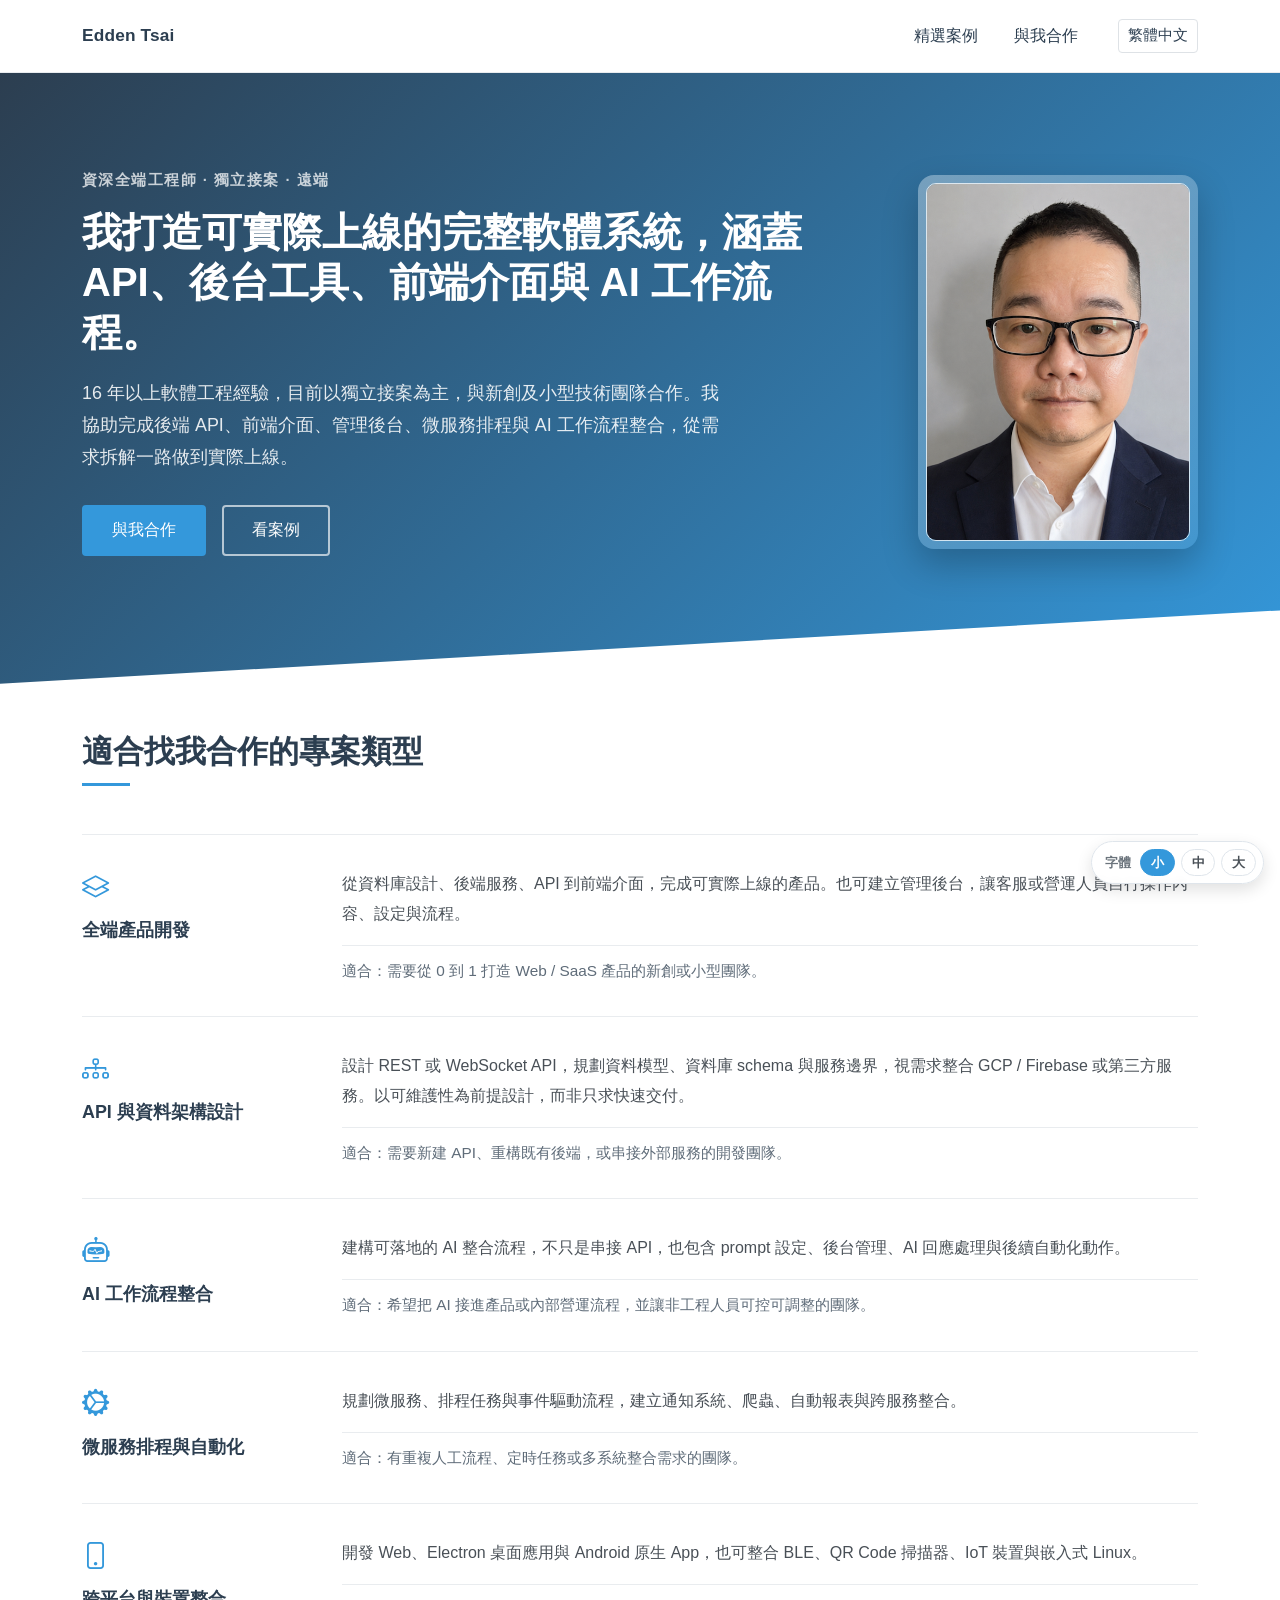
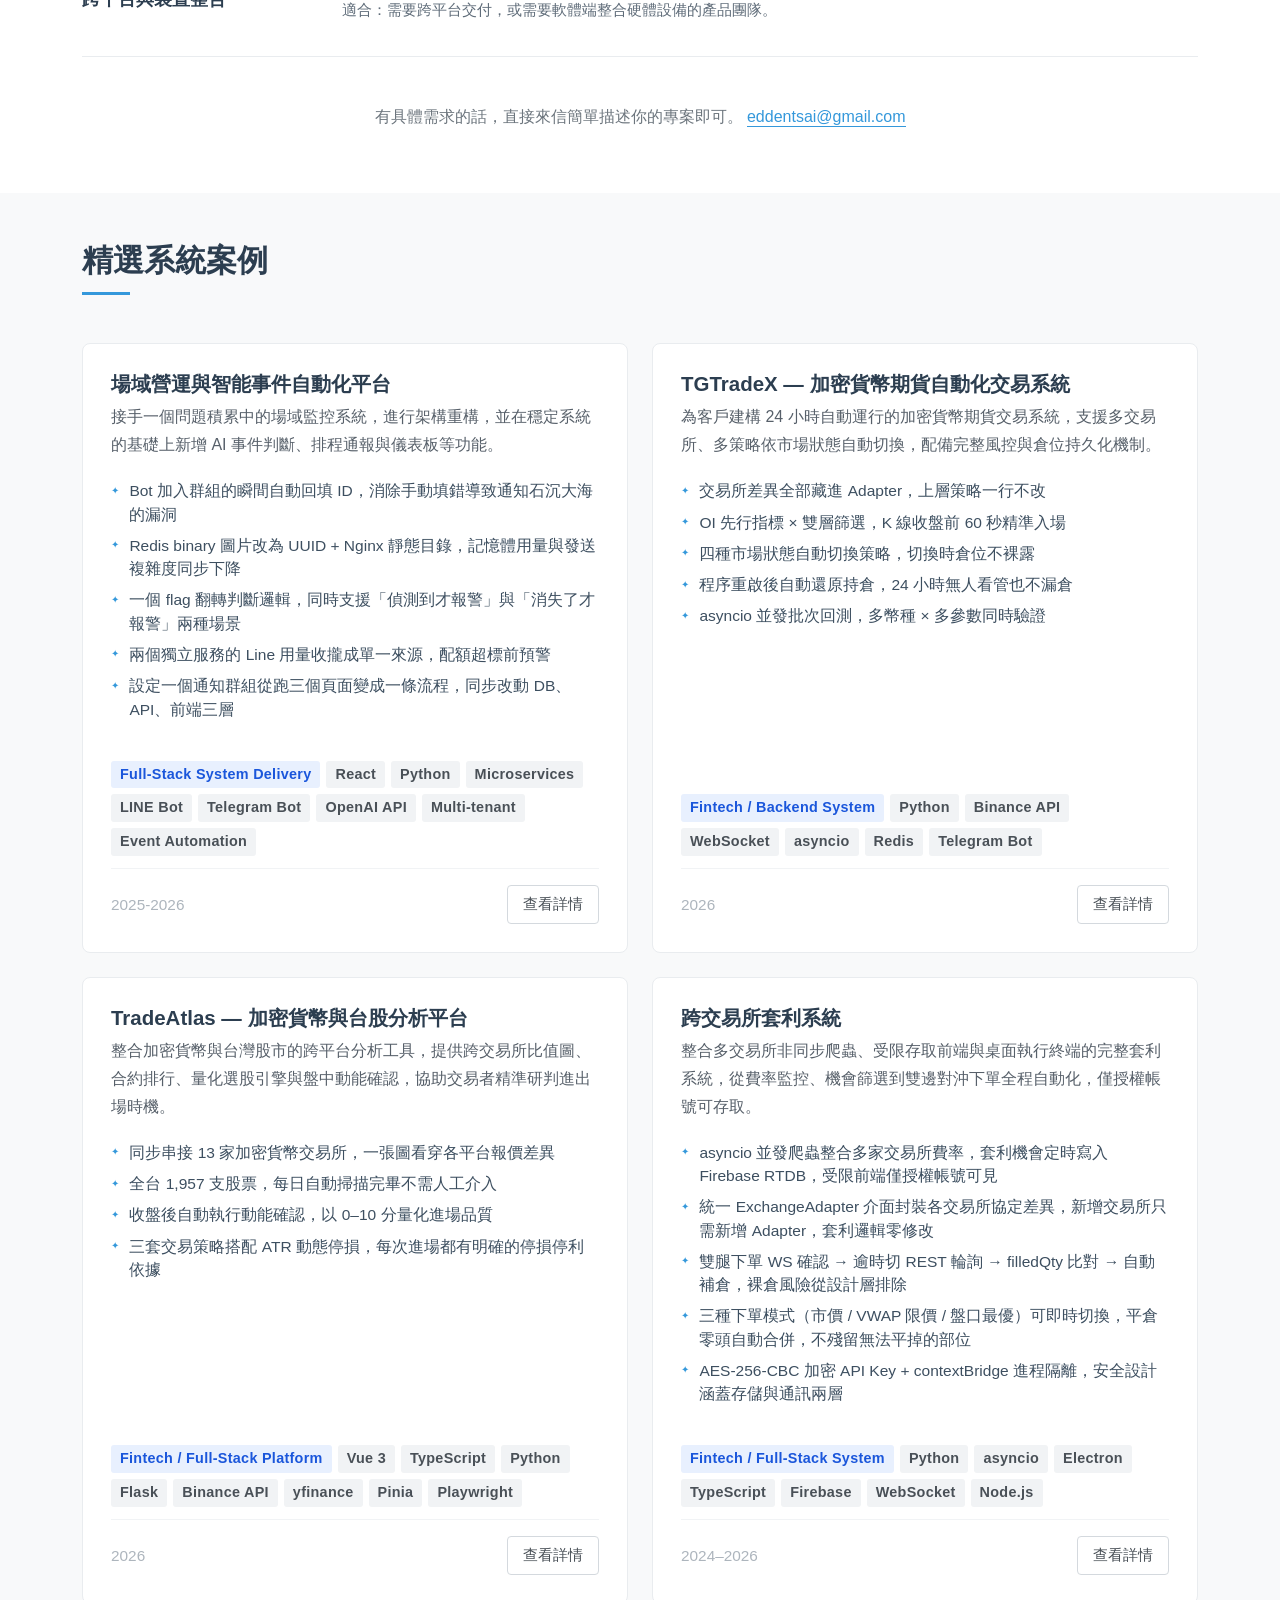
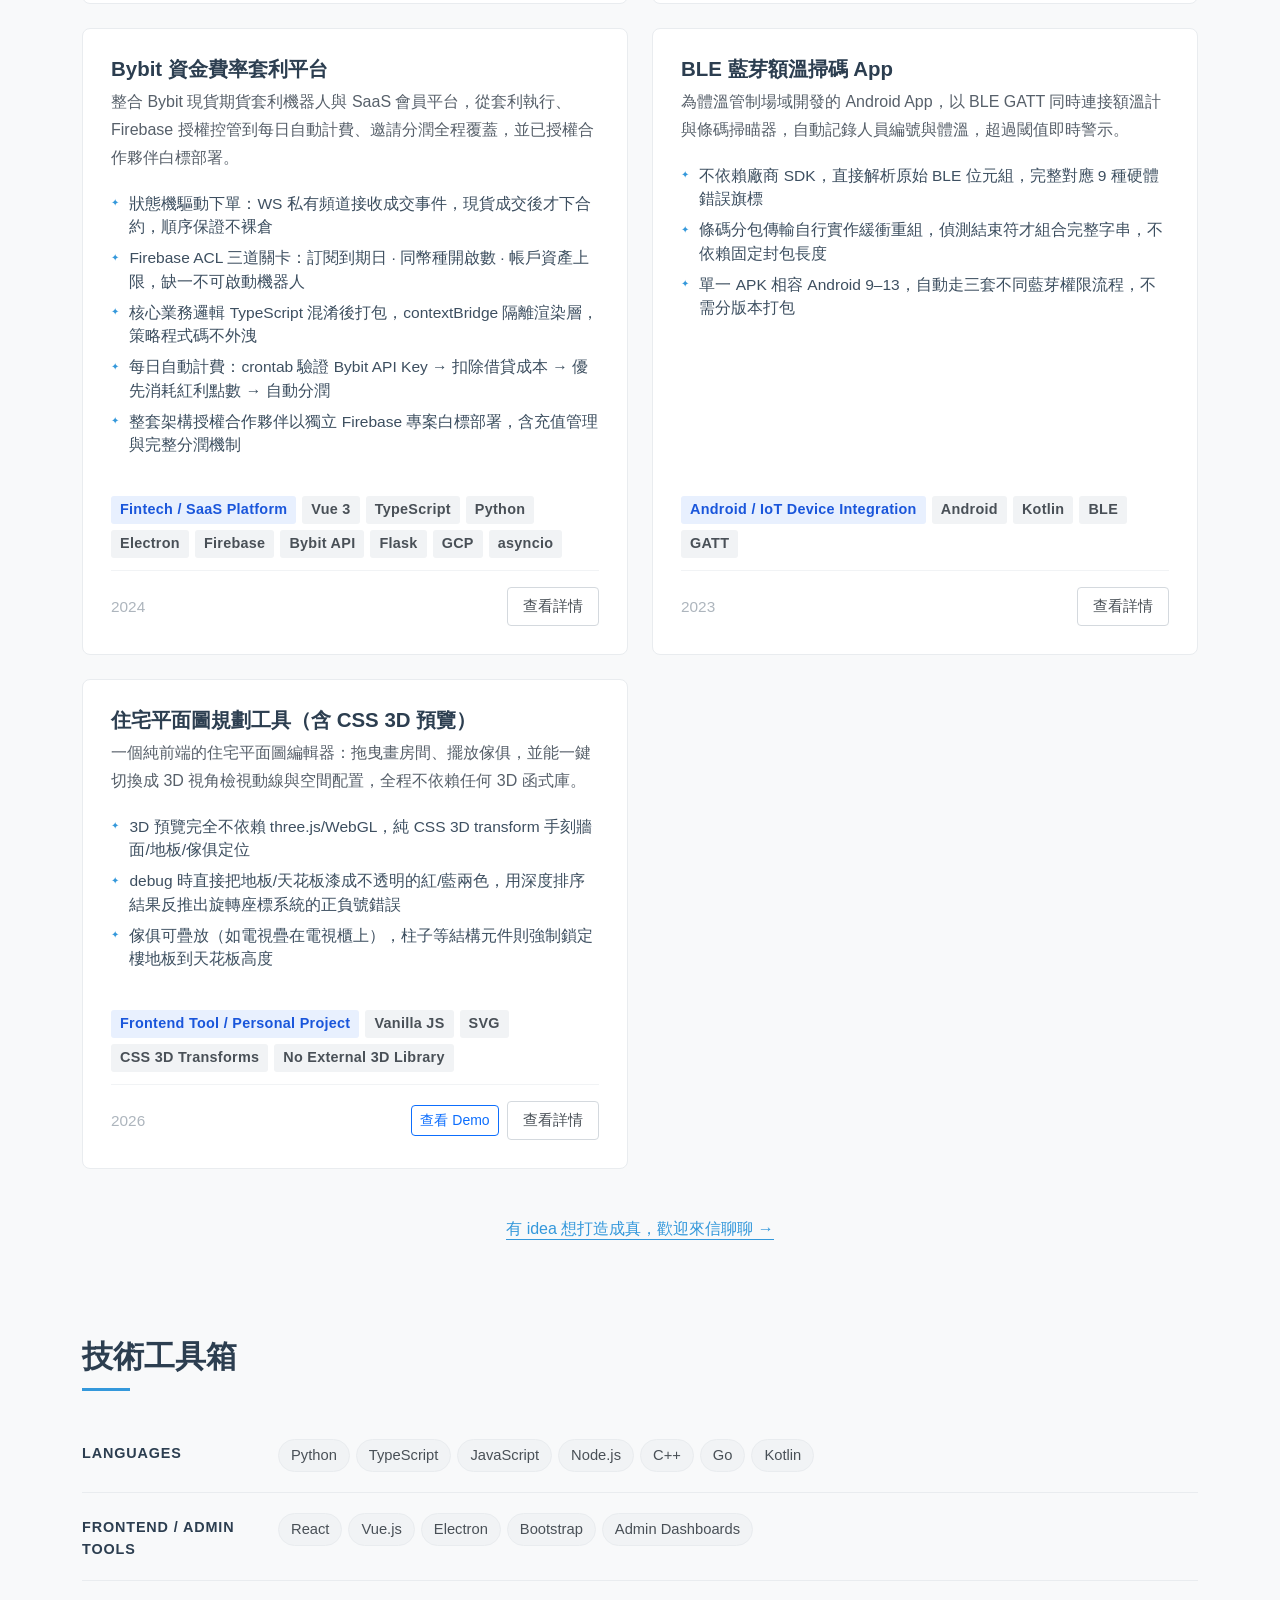
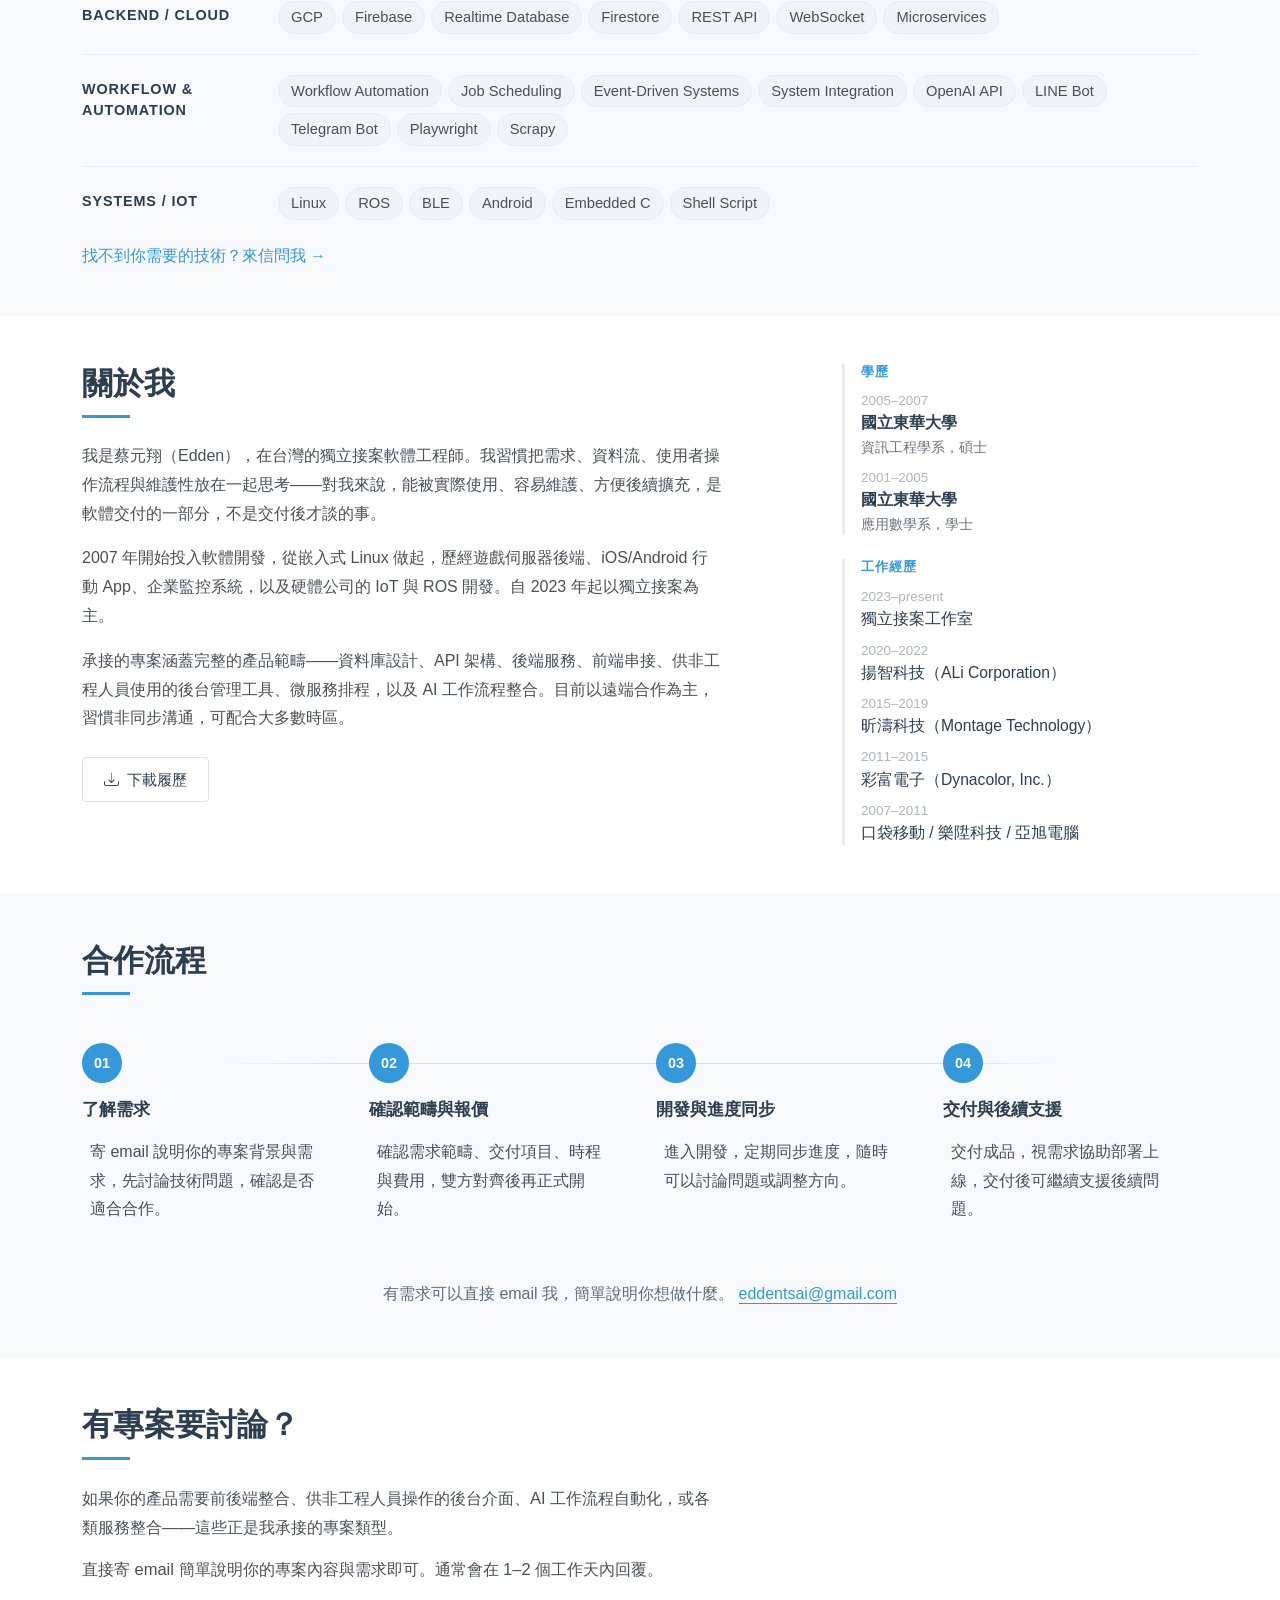
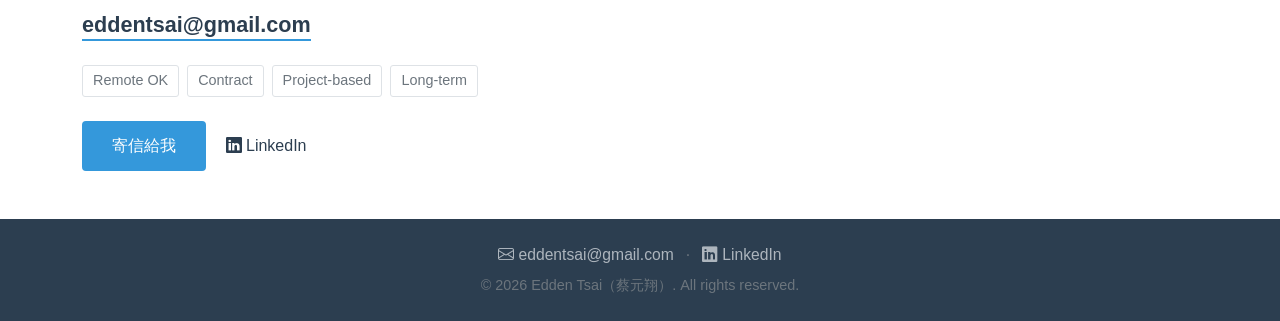
<file: index.html>
<!doctype html>
<html lang="en">

<head>
  <meta charset="UTF-8" />
  <link rel="icon" type="image/svg+xml" href="/favicon.ico" />
  <meta name="viewport" content="width=device-width, initial-scale=1.0" />
  <title>Edden Tsai - Senior Software Engineer</title>
  <!-- Bootstrap CSS -->
  <link href="https://cdn.jsdelivr.net/npm/bootstrap@5.3.0/dist/css/bootstrap.min.css" rel="stylesheet">
  <!-- Bootstrap Icons -->
  <link rel="stylesheet" href="https://cdn.jsdelivr.net/npm/bootstrap-icons@1.13.1/font/bootstrap-icons.min.css">
  <!-- AOS CSS -->
  <link href="https://cdn.jsdelivr.net/npm/aos@2.3.4/dist/aos.css" rel="stylesheet">
  <script type="module" crossorigin src="/assets/main-BoUYFkXZ.js"></script>
  <link rel="modulepreload" crossorigin href="/assets/runtime-dom.esm-bundler-C7I_zZVH.js">
  <link rel="stylesheet" crossorigin href="/assets/main-ByQi9T_M.css">
</head>

<body>
  <div id="app"></div>
  <!-- Bootstrap JS -->
  <script src="https://cdn.jsdelivr.net/npm/bootstrap@5.3.0/dist/js/bootstrap.bundle.min.js"></script>
  <!-- AOS JS -->
  <script src="https://cdn.jsdelivr.net/npm/aos@2.3.4/dist/aos.js"></script>
  <script>
    document.addEventListener('DOMContentLoaded', function () {
      if (window.AOS) {
        window.AOS.init({ duration: 1000, once: true });
      }
    });
  </script>
</body>

</html>
</file>
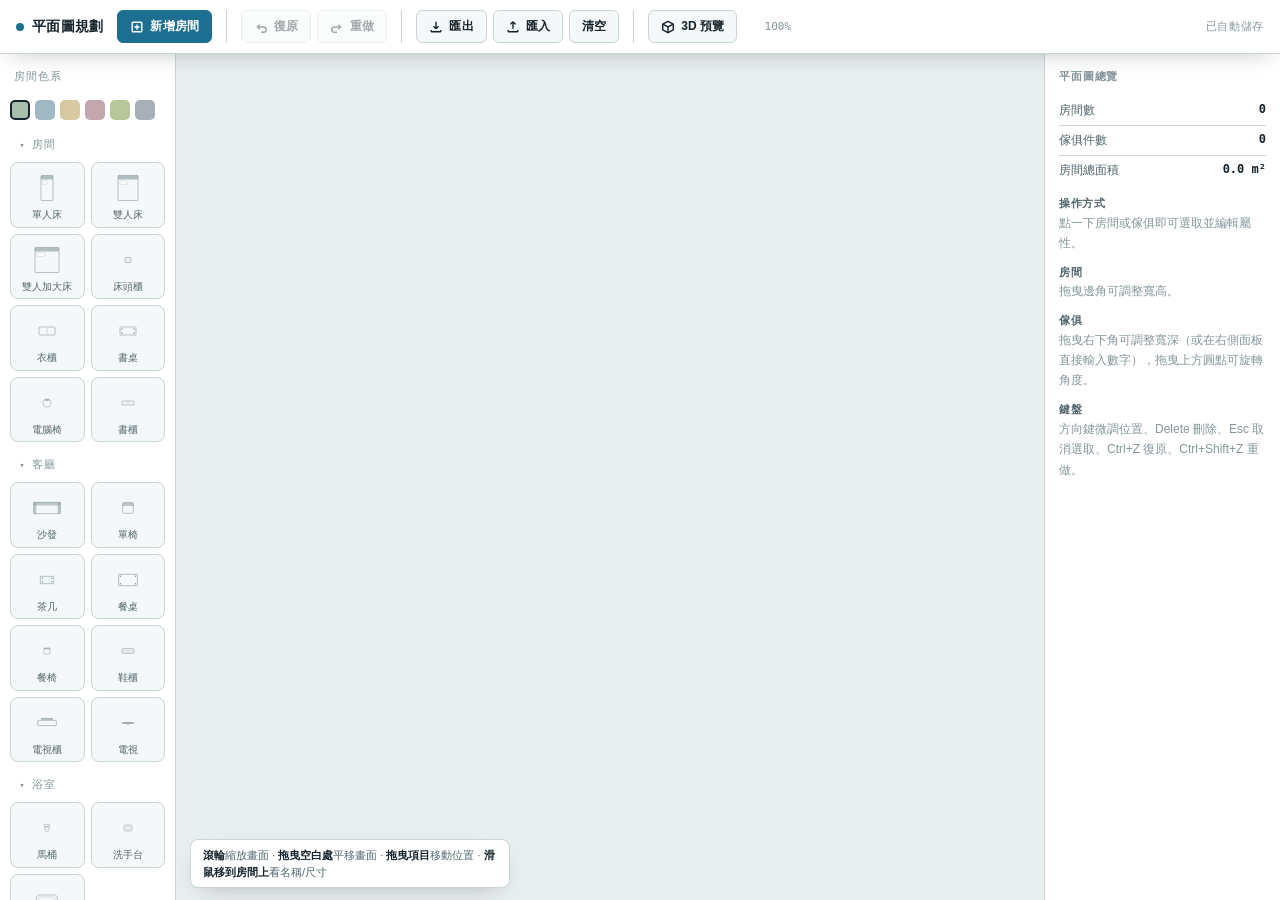
<file: floorplan.html>
<!doctype html>
<html lang="zh-TW">

<head>
  <meta charset="UTF-8" />
  <link rel="icon" type="image/svg+xml" href="/favicon.ico" />
  <meta name="viewport" content="width=device-width, initial-scale=1.0" />
  <title>平面圖規劃</title>
  <script type="module" crossorigin src="/assets/floorplan-Fe-SLnyK.js"></script>
  <link rel="modulepreload" crossorigin href="/assets/runtime-dom.esm-bundler-C7I_zZVH.js">
  <link rel="stylesheet" crossorigin href="/assets/floorplan-BWS7MCnC.css">
</head>

<body>
  <div id="floorplan-mount"></div>
</body>

</html>
</file>
<file: assets/main-ByQi9T_M.css>
.site-header[data-v-6db9210f]{position:sticky;top:0;z-index:100;background:#fff;border-bottom:1px solid #e9ecef}.site-name[data-v-6db9210f]{font-weight:700;font-size:1.08rem;color:var(--primary-color);text-decoration:none;letter-spacing:.01em}.site-name[data-v-6db9210f]:hover{color:var(--secondary-color)}.site-nav[data-v-6db9210f]{position:relative}.header-toggler[data-v-6db9210f]{display:none;border:1px solid #dee2e6;border-radius:6px;background:#fff;color:var(--primary-color);width:38px;height:34px;align-items:center;justify-content:center;font-size:1.1rem}.nav-right[data-v-6db9210f]{display:flex;align-items:center;gap:1.5rem;flex-wrap:nowrap}.nav-right-links[data-v-6db9210f]{display:flex;flex-direction:row;flex-wrap:nowrap;align-items:center;gap:.25rem}.nav-item[data-v-6db9210f]{flex:0 0 auto}.nav-link[data-v-6db9210f]{display:inline-flex;align-items:center;white-space:nowrap;font-size:.98rem;font-weight:500;color:var(--primary-color);text-decoration:none;transition:color .15s}.nav-link[data-v-6db9210f]:hover{color:var(--secondary-color)}.lang-select[data-v-6db9210f]{font-size:.95rem;padding:.3rem .55rem;border:1px solid #dee2e6;border-radius:4px;background:#fff;color:var(--primary-color);cursor:pointer;outline:none}.lang-select[data-v-6db9210f]:focus{border-color:var(--secondary-color)}@media (max-width: 640px){.header-toggler[data-v-6db9210f]{display:inline-flex}.nav-right[data-v-6db9210f]{position:absolute;top:calc(100% + 1px);left:0;right:0;display:none;flex-direction:column;align-items:stretch;gap:.65rem;padding:.75rem 1rem .9rem;border-bottom:1px solid #e9ecef;background:#fff;z-index:120}.nav-right.is-open[data-v-6db9210f]{display:flex}.nav-right-links[data-v-6db9210f]{flex-direction:column;align-items:stretch;gap:.15rem}.nav-link[data-v-6db9210f]{font-size:.9rem;white-space:nowrap;padding:.4rem 0}.lang-select[data-v-6db9210f]{font-size:.9rem;width:100%}}.site-footer[data-v-8dde0c48]{background:var(--primary-color);color:#adb5bd}.footer-links[data-v-8dde0c48]{display:flex;justify-content:center;align-items:center;gap:.75rem;flex-wrap:wrap}.footer-link[data-v-8dde0c48]{color:#adb5bd;text-decoration:none;font-size:.98rem;transition:color .15s}.footer-link[data-v-8dde0c48]:hover{color:#fff}.footer-sep[data-v-8dde0c48]{color:#6c757d}.footer-copy[data-v-8dde0c48]{font-size:.9rem;color:#6c757d}.cta-btn[data-v-4e338295]{display:inline-block;padding:.75rem 1.75rem;border-radius:4px;font-size:1rem;font-weight:500;text-decoration:none;transition:background .15s,color .15s,border-color .15s;line-height:1.4}.cta-btn--primary[data-v-4e338295]{background:var(--secondary-color);color:#fff;border:2px solid var(--secondary-color)}.cta-btn--primary[data-v-4e338295]:hover{background:#2980b9;border-color:#2980b9;color:#fff}.cta-btn--ghost[data-v-4e338295]{background:transparent;color:#fff;border:2px solid rgba(255,255,255,.65)}.cta-btn--ghost[data-v-4e338295]:hover{background:#ffffff1a;border-color:#fff;color:#fff}.hero-section[data-v-167dfdb6]{background:linear-gradient(135deg,var(--primary-color),var(--secondary-color));color:#fff;padding:96px 0 128px;clip-path:polygon(0 0,100% 0,100% 88%,0 100%)}.hero-content[data-v-167dfdb6]{max-width:720px}.hero-layout[data-v-167dfdb6]{display:grid;grid-template-columns:minmax(0,1fr) 280px;align-items:center;gap:2.2rem}.hero-photo-wrap[data-v-167dfdb6]{display:flex;justify-content:flex-end}.hero-photo-frame[data-v-167dfdb6]{width:clamp(220px,24vw,290px);aspect-ratio:3 / 4;border-radius:16px;padding:8px;background:linear-gradient(145deg,#ffffff57,#ffffff14);box-shadow:0 16px 36px #0000003d}.hero-photo[data-v-167dfdb6]{width:100%;height:100%;object-fit:cover;object-position:50% 23%;border-radius:10px;border:1px solid rgba(255,255,255,.75);display:block}.hero-eyebrow[data-v-167dfdb6]{font-size:.92rem;font-weight:600;letter-spacing:.1em;text-transform:uppercase;opacity:.75;margin:0 0 1rem}.hero-headline[data-v-167dfdb6]{font-size:clamp(1.7rem,4vw,2.5rem);font-weight:700;line-height:1.25;margin:0 0 1.25rem}.hero-subtitle[data-v-167dfdb6]{font-size:1.12rem;line-height:1.8;opacity:.88;margin:0 0 2rem;max-width:640px}.hero-ctas[data-v-167dfdb6]{display:flex;gap:1rem;flex-wrap:wrap}@media (max-width: 992px){.hero-layout[data-v-167dfdb6]{grid-template-columns:1fr;gap:1.25rem}.hero-photo-wrap[data-v-167dfdb6]{justify-content:flex-start}.hero-photo-frame[data-v-167dfdb6]{width:min(48vw,270px)}.hero-photo[data-v-167dfdb6]{object-position:50% 20%}}@media (max-width: 576px){.hero-content[data-v-167dfdb6]{text-align:center}.hero-subtitle[data-v-167dfdb6]{margin-left:auto;margin-right:auto}.hero-ctas[data-v-167dfdb6],.hero-photo-wrap[data-v-167dfdb6]{justify-content:center}.hero-photo-frame[data-v-167dfdb6]{width:min(60vw,220px);border-radius:14px;padding:6px}.hero-photo[data-v-167dfdb6]{object-position:50% 18%}}.section-services[data-v-07e264f7]{background:#fff}.service-list[data-v-07e264f7]{display:flex;flex-direction:column}.service-row[data-v-07e264f7]{display:grid;grid-template-columns:220px 1fr;gap:2.5rem;padding:2rem 0;border-top:1px solid #e9ecef;align-items:start}.service-row[data-v-07e264f7]:last-child{border-bottom:1px solid #e9ecef}.service-left[data-v-07e264f7]{display:flex;flex-direction:column;gap:.625rem}.service-icon[data-v-07e264f7]{font-size:1.7rem;color:var(--secondary-color);display:block}.service-title[data-v-07e264f7]{font-size:1.12rem;font-weight:700;color:var(--primary-color);margin:0;line-height:1.45}.service-right[data-v-07e264f7]{padding-top:2px}.service-desc[data-v-07e264f7]{font-size:1rem;line-height:1.85;color:#495057;margin:0 0 1rem}.service-for[data-v-07e264f7]{font-size:.96rem;color:#5f6c79;border-top:1px solid #e9ecef;padding-top:.75rem;margin:0;line-height:1.75}.services-cta[data-v-07e264f7]{font-size:1rem;color:#6c757d}.cta-link[data-v-07e264f7]{color:var(--secondary-color);text-decoration:none;font-weight:500;border-bottom:1px solid var(--secondary-color);padding-bottom:1px;transition:opacity .15s}.cta-link[data-v-07e264f7]:hover{opacity:.7}@media (max-width: 768px){.service-row[data-v-07e264f7]{grid-template-columns:1fr;gap:.875rem}.service-left[data-v-07e264f7]{flex-direction:row;align-items:center;gap:.75rem}}.project-card[data-v-5f59b91b]{background:#fff;border:1px solid #e9ecef;border-radius:8px;padding:1.75rem;display:flex;flex-direction:column;transition:transform .2s,box-shadow .2s}.project-card[data-v-5f59b91b]:hover{transform:translateY(-4px);box-shadow:0 8px 24px #00000014}.card-tags[data-v-5f59b91b]{display:flex;flex-wrap:wrap;gap:6px;margin-top:1rem;margin-bottom:.75rem}.tag[data-v-5f59b91b]{display:inline-block;padding:3px 9px;border-radius:3px;font-size:.9rem;font-weight:600;letter-spacing:.02em}.tag--category[data-v-5f59b91b]{background:#e8f0fe;color:#1a56db}.tag--tech[data-v-5f59b91b]{background:#f1f3f5;color:#495057}.project-title[data-v-5f59b91b]{font-size:1.28rem;font-weight:700;margin:0 0 .4rem;color:var(--primary-color)}.project-summary[data-v-5f59b91b]{font-size:1rem;color:#57606a;line-height:1.75;margin:0 0 1.25rem}.card-highlights[data-v-5f59b91b]{list-style:none;padding:0;margin:0 0 1.5rem;display:flex;flex-direction:column;gap:.5rem;flex:1}.highlight-item[data-v-5f59b91b]{font-size:.97rem;color:#3d4f60;line-height:1.5;padding-left:1.15rem;position:relative}.highlight-item[data-v-5f59b91b]:before{content:"✦";position:absolute;left:0;color:var(--secondary-color);font-size:.65rem;top:.22rem}.card-footer-row[data-v-5f59b91b]{display:flex;align-items:center;justify-content:space-between;padding-top:1rem;border-top:1px solid #f1f3f5}.card-actions[data-v-5f59b91b]{display:flex;align-items:center;gap:.5rem}.btn-detail[data-v-5f59b91b]{display:inline-block;padding:.45rem .95rem;border-radius:4px;font-size:.95rem;font-weight:500;border:1px solid #d4d9de;background:#fff;color:#495057;cursor:pointer;transition:background .15s}.btn-detail[data-v-5f59b91b]:hover{background:#f8f9fa}.project-year[data-v-5f59b91b]{font-size:.96rem;color:#adb5bd}.btn-inquire[data-v-5f59b91b]{display:inline-block;padding:.45rem .95rem;border-radius:4px;font-size:.95rem;font-weight:500;text-decoration:none;border:1px solid var(--secondary-color);color:var(--secondary-color);background:transparent;transition:background .15s,color .15s}.btn-inquire[data-v-5f59b91b]:hover{background:var(--secondary-color);color:#fff}.detail-modal[data-v-5f59b91b]{position:fixed;inset:0;background:#00000073;z-index:30;display:flex;align-items:center;justify-content:center;padding:1rem;overflow-y:auto;overscroll-behavior:contain}.detail-dialog[data-v-5f59b91b]{--bs-modal-width: min(1120px, calc(100vw - 2rem) );width:100%;max-width:var(--bs-modal-width);margin:0 auto}.detail-panel[data-v-5f59b91b]{max-height:90vh;overflow:hidden;overscroll-behavior:contain;-webkit-overflow-scrolling:touch;border-radius:10px;border:1px solid #e9ecef}.detail-header[data-v-5f59b91b]{position:sticky;top:0;z-index:3;background:#fff;padding:.75rem 1rem;border-bottom:1px solid #eef2f6}.modal-title[data-v-5f59b91b]{margin:0;font-size:1.25rem;color:var(--primary-color)}.detail-close[data-v-5f59b91b]{font-size:.9rem;opacity:.65}.detail-close[data-v-5f59b91b]:hover{opacity:1}.detail-body[data-v-5f59b91b]{padding:.95rem 1rem .5rem}.detail-summary[data-v-5f59b91b]{margin:0 0 1.2rem;color:#495057;font-size:1.06rem;line-height:1.75}.detail-grid[data-v-5f59b91b]{display:flex;flex-direction:column;gap:.95rem}.detail-grid>div[data-v-5f59b91b]{border:1px solid #e8edf2;border-radius:10px;padding:.8rem .9rem;background:#fbfcfd}.detail-grid h5[data-v-5f59b91b]{margin:0 0 .3rem;font-size:1.02rem;letter-spacing:.02em;color:var(--secondary-color)}.detail-grid p[data-v-5f59b91b]{margin:0;color:#495057;line-height:1.8;font-size:1.02rem}.detail-note[data-v-5f59b91b]{width:100%}.subsystem-list[data-v-5f59b91b]{list-style:none;padding:0;margin:0;display:grid;grid-template-columns:repeat(2,minmax(0,1fr));gap:.75rem}.subsystem-item[data-v-5f59b91b]{border:1px solid #e9eef3;border-radius:8px;padding:.65rem .7rem;background:#fafcfe}.subsystem-item strong[data-v-5f59b91b]{display:block;color:#1f3447;font-size:1rem;margin-bottom:.2rem}.subsystem-item p[data-v-5f59b91b]{font-size:1rem;line-height:1.65}.detail-footer[data-v-5f59b91b]{margin-top:0;display:flex;justify-content:flex-end;padding:.75rem 1rem .95rem}.detail-close-btn[data-v-5f59b91b]{border:1px solid #c9d2dc;background:#f8fafc;color:#3f4e5d;border-radius:8px;padding:.5rem .95rem;font-size:.95rem;font-weight:600;cursor:pointer}.detail-close-btn[data-v-5f59b91b]:hover{background:#eef3f8}.flow-diagram[data-v-5f59b91b]{display:flex;flex-direction:column;align-items:center;padding:1rem .75rem .85rem;margin-bottom:1rem;background:#f6faff;border:1px solid #d8e8f6;border-radius:10px;gap:0}.flow-node[data-v-5f59b91b]{background:#fff;border:1px solid #bdd3ed;border-radius:8px;padding:.45rem 1.1rem;text-align:center;min-width:200px;max-width:380px}.flow-label[data-v-5f59b91b]{display:block;font-size:.97rem;font-weight:600;color:#1f3447}.flow-sub[data-v-5f59b91b]{display:block;font-size:.85rem;color:#6b8199;margin-top:2px;line-height:1.5}.flow-arrow[data-v-5f59b91b]{font-size:1rem;color:#93b4d0;line-height:1;padding:.18rem 0;-webkit-user-select:none;user-select:none}.flow-parallel[data-v-5f59b91b]{display:flex;gap:.45rem;flex-wrap:wrap;justify-content:center}.flow-branch[data-v-5f59b91b]{background:#eef5fc;border:1px solid #bdd3ed;border-radius:8px;padding:.38rem .65rem;text-align:center;min-width:90px}.flow-branch .flow-label[data-v-5f59b91b]{font-size:.92rem}.flow-branch .flow-sub[data-v-5f59b91b]{font-size:.82rem}@media (max-width: 768px){.detail-dialog[data-v-5f59b91b]{--bs-modal-width: calc(100vw - 1rem) }.detail-panel[data-v-5f59b91b]{max-height:92vh}.subsystem-list[data-v-5f59b91b]{grid-template-columns:1fr}.card-actions[data-v-5f59b91b]{gap:.35rem}}@media (min-width: 1200px){.detail-dialog[data-v-5f59b91b]{--bs-modal-width: 1140px}}.section-projects[data-v-a9cd2d29]{background:#f8f9fa}.projects-grid[data-v-a9cd2d29]{display:grid;grid-template-columns:repeat(2,1fr);gap:1.5rem}@media (max-width: 768px){.projects-grid[data-v-a9cd2d29]{grid-template-columns:1fr}}.more-link[data-v-a9cd2d29]{font-size:1rem;font-weight:500;color:var(--secondary-color);text-decoration:none;border-bottom:1px solid var(--secondary-color);padding-bottom:2px;transition:opacity .15s}.more-link[data-v-a9cd2d29]:hover{opacity:.7}.tech-tag[data-v-5779197b]{display:inline-block;padding:5px 12px;border-radius:20px;font-size:.92rem;font-weight:500;background:#f1f3f5;color:#495057;border:1px solid #e9ecef;line-height:1.4}.section-tech[data-v-4dc86415]{background:#f8f9fa}.tech-table[data-v-4dc86415]{display:flex;flex-direction:column;gap:1.25rem}.tech-row[data-v-4dc86415]{display:grid;grid-template-columns:180px 1fr;gap:1rem;align-items:start;padding-bottom:1.25rem;border-bottom:1px solid #e9ecef}.tech-row[data-v-4dc86415]:last-child{border-bottom:none;padding-bottom:0}.cat-label[data-v-4dc86415]{font-size:.9rem;font-weight:700;text-transform:uppercase;letter-spacing:.06em;color:var(--primary-color);padding-top:4px}.tag-cloud[data-v-4dc86415]{display:flex;flex-wrap:wrap;gap:6px}.tech-cta[data-v-4dc86415]{margin-bottom:0}.cta-link[data-v-4dc86415]{font-size:.98rem;color:var(--secondary-color);text-decoration:none;font-weight:500;transition:opacity .15s}.cta-link[data-v-4dc86415]:hover{opacity:.7}@media (max-width: 576px){.tech-row[data-v-4dc86415]{grid-template-columns:1fr;gap:.5rem}}.section-about[data-v-dc6eb60f]{background:#fff}.about-para[data-v-dc6eb60f]{font-size:1rem;line-height:1.8;color:#495057;margin-bottom:1rem}.about-para[data-v-dc6eb60f]:last-of-type{margin-bottom:0}.btn-cv[data-v-dc6eb60f]{display:inline-block;padding:.62rem 1.3rem;border:1px solid #dee2e6;border-radius:4px;font-size:.96rem;font-weight:500;color:var(--primary-color);text-decoration:none;transition:border-color .15s,color .15s}.btn-cv[data-v-dc6eb60f]:hover{border-color:var(--secondary-color);color:var(--secondary-color)}.sidebar-block[data-v-dc6eb60f]{border-left:3px solid #e9ecef;padding-left:1rem}.sidebar-label[data-v-dc6eb60f]{font-size:.82rem;font-weight:700;text-transform:uppercase;letter-spacing:.08em;color:var(--secondary-color);margin:0 0 .75rem}.sidebar-list[data-v-dc6eb60f]{list-style:none;padding:0;margin:0;display:flex;flex-direction:column;gap:.6rem}.sidebar-item[data-v-dc6eb60f]{display:flex;flex-direction:column;gap:1px}.item-period[data-v-dc6eb60f]{font-size:.84rem;color:#adb5bd;font-variant-numeric:tabular-nums}.item-main[data-v-dc6eb60f]{font-size:.98rem;font-weight:600;color:var(--primary-color);line-height:1.45}.item-sub[data-v-dc6eb60f]{font-size:.9rem;color:#6c757d;line-height:1.55}.sidebar-item--exp .item-main[data-v-dc6eb60f]{font-weight:500}.work-step[data-v-365d291a]{display:flex;flex-direction:column}.step-number[data-v-365d291a]{width:40px;height:40px;border-radius:50%;background:var(--secondary-color);color:#fff;font-size:.9rem;font-weight:700;display:flex;align-items:center;justify-content:center;margin-bottom:1rem;flex-shrink:0}.step-title[data-v-365d291a]{font-size:1.08rem;font-weight:700;color:var(--primary-color);margin:0 0 .6rem}.step-body[data-v-365d291a]{font-size:1rem;line-height:1.8;color:#495057;margin:8px}.section-how[data-v-e5bc951e]{background:#f8f9fa}.steps-grid[data-v-e5bc951e]{display:grid;grid-template-columns:repeat(4,1fr);gap:2rem;position:relative}.steps-grid[data-v-e5bc951e]:before{content:"";position:absolute;top:20px;left:calc(12.5% - 2px);right:calc(12.5% - 2px);height:1px;background:linear-gradient(to right,transparent,var(--secondary-color) 15%,var(--secondary-color) 85%,transparent);opacity:.25}.how-cta[data-v-e5bc951e]{font-size:1rem;line-height:1.8;color:#5f6c79;margin-bottom:0}.cta-link[data-v-e5bc951e]{color:var(--secondary-color);text-decoration:none;font-weight:500;border-bottom:1px solid var(--secondary-color);padding-bottom:1px;transition:opacity .15s}.cta-link[data-v-e5bc951e]:hover{opacity:.7}@media (max-width: 768px){.steps-grid[data-v-e5bc951e]{grid-template-columns:1fr 1fr;gap:1.5rem}.steps-grid[data-v-e5bc951e]:before{display:none}}@media (max-width: 480px){.steps-grid[data-v-e5bc951e]{grid-template-columns:1fr}}.section-contact[data-v-d2e32a20]{background:#fff}.contact-inner[data-v-d2e32a20]{max-width:640px}.contact-para[data-v-d2e32a20]{font-size:1.03rem;line-height:1.8;color:#495057;margin-bottom:.75rem}.contact-para[data-v-d2e32a20]:last-child{margin-bottom:0}.email-display[data-v-d2e32a20]{font-size:1.35rem;font-weight:700;color:var(--primary-color);text-decoration:none;border-bottom:2px solid var(--secondary-color);padding-bottom:2px;transition:color .15s}.email-display[data-v-d2e32a20]:hover{color:var(--secondary-color)}.contact-tags[data-v-d2e32a20]{display:flex;flex-wrap:wrap;gap:8px}.work-tag[data-v-d2e32a20]{display:inline-block;padding:4px 10px;border-radius:3px;font-size:.9rem;font-weight:500;border:1px solid #dee2e6;color:#6c757d}.contact-actions[data-v-d2e32a20]{display:flex;align-items:center;gap:1.25rem;flex-wrap:wrap}.linkedin-link[data-v-d2e32a20]{font-size:1rem;font-weight:500;color:var(--primary-color);text-decoration:none;transition:color .15s}.linkedin-link[data-v-d2e32a20]:hover{color:var(--secondary-color)}:root{--primary-color: #2c3e50;--secondary-color: #3498db}body{font-family:Noto Sans TC,Helvetica Neue,Arial,sans-serif;color:var(--primary-color);background:#fff}.section-title{position:relative;padding-bottom:14px;font-size:clamp(1.55rem,2.6vw,1.95rem);line-height:1.3;font-weight:700}.section-title:after{content:"";position:absolute;bottom:0;left:0;width:48px;height:3px;background:var(--secondary-color)}html.text-scale-small{font-size:16px}html.text-scale-medium{font-size:16.75px}html.text-scale-large{font-size:17.5px}html.text-scale-medium body,html.text-scale-large body{letter-spacing:.01em}html.text-scale-medium .py-5,html.text-scale-large .py-5{padding-top:3.8rem!important;padding-bottom:3.8rem!important}html.text-scale-medium .section-title{font-size:clamp(1.7rem,2.8vw,2.15rem);font-weight:780}html.text-scale-large .py-5{padding-top:4.25rem!important;padding-bottom:4.25rem!important}html.text-scale-large .section-title{font-size:clamp(1.85rem,3vw,2.35rem);font-weight:800}html.text-scale-medium .hero-headline{font-size:clamp(1.95rem,4.2vw,2.8rem);line-height:1.24}html.text-scale-large .hero-headline{font-size:clamp(2.1rem,4.8vw,3.1rem);line-height:1.22}html.text-scale-medium .hero-subtitle,html.text-scale-medium .project-summary,html.text-scale-medium .pso-item p,html.text-scale-medium .about-para,html.text-scale-medium .contact-para,html.text-scale-medium .service-desc,html.text-scale-medium .service-for,html.text-scale-medium .how-cta,html.text-scale-medium .detail-grid p,html.text-scale-medium .subsystem-item p{font-size:1.04rem;line-height:1.85}html.text-scale-large .hero-subtitle,html.text-scale-large .project-summary,html.text-scale-large .pso-item p,html.text-scale-large .about-para,html.text-scale-large .contact-para,html.text-scale-large .service-desc,html.text-scale-large .service-for,html.text-scale-large .how-cta,html.text-scale-large .detail-grid p,html.text-scale-large .subsystem-item p{font-size:1.08rem;line-height:1.9}html.text-scale-medium .project-card,html.text-scale-medium .service-card,html.text-scale-medium .work-step{border-color:#dfe6ed;box-shadow:0 6px 18px #0000000f}html.text-scale-large .project-card,html.text-scale-large .service-card,html.text-scale-large .work-step{border-color:#dce3ea;box-shadow:0 8px 26px #00000014}.font-scale-switcher{position:fixed;right:1rem;bottom:1rem;z-index:120;display:flex;align-items:center;gap:.35rem;padding:.45rem;border:1px solid #dfe5eb;border-radius:999px;background:#fffffff5;box-shadow:0 6px 16px #0000001f;-webkit-backdrop-filter:blur(3px);backdrop-filter:blur(3px)}.switcher-label{font-size:.82rem;color:#6c757d;font-weight:700;padding:0 .25rem 0 .35rem}.switcher-btn{border:1px solid #dfe5eb;background:#fff;color:#495057;border-radius:999px;padding:.26rem .62rem;font-size:.84rem;font-weight:700;line-height:1.2;cursor:pointer}.switcher-btn:hover{border-color:#c8d4e2;color:#2c3e50}.switcher-btn.is-active{background:var(--secondary-color);border-color:var(--secondary-color);color:#fff}@media (max-width: 768px){html.text-scale-medium{font-size:16.25px}html.text-scale-large{font-size:16.75px}html.text-scale-medium .py-5,html.text-scale-large .py-5{padding-top:3.25rem!important;padding-bottom:3.25rem!important}.font-scale-switcher{right:.65rem;bottom:.65rem;padding:.4rem}}
</file>
<file: assets/floorplan-BWS7MCnC.css>
:root{--bg: #EDF1F2;--canvas: #E9EEEF;--grid-minor: #CFDBDD;--grid-major: #B7C7CA;--surface: #FFFFFF;--surface-2: #F5F8F8;--border: #C9D5D7;--ink: #16232B;--ink-dim: #52666D;--ink-faint: #85969B;--accent: #1D6F91;--accent-ink: #FFFFFF;--accent-warm: #C1622D;--danger: #B23A3A;--shadow: 0 8px 24px -12px rgba(22, 35, 43, .35);--room-1: #A8BFAE;--room-1-ink: #33422F;--room-2: #9FB8C4;--room-2-ink: #22353C;--room-3: #D9C9A3;--room-3-ink: #4A3F1F;--room-4: #C3A6AE;--room-4-ink: #442A31;--room-5: #B7C79A;--room-5-ink: #37402A;--room-6: #A9AFB8;--room-6-ink: #2E323A;--furn-top: #C9AE8C;--furn-side: #A98A66;--wall-3d: #C3CFD2;--mat-wood-top: #C9AE8C;--mat-wood-side: #A98A66;--mat-fabric-top: #C9A0A8;--mat-fabric-side: #A67885;--mat-ceramic-top: #E8EEF0;--mat-ceramic-side: #C5D0D4;--mat-metal-top: #B8BFC4;--mat-metal-side: #8F969C;--mat-dark-top: #5C6670;--mat-dark-side: #3F4750;--mat-structural-top: #ACB4BA;--mat-structural-side: #888F96}:root[data-theme=dark]{--bg: #12181B;--canvas: #182226;--grid-minor: #223035;--grid-major: #2C3E44;--surface: #1B2428;--surface-2: #202B30;--border: #2B3A40;--ink: #DCE7EA;--ink-dim: #93A7AC;--ink-faint: #5E7278;--accent: #4FB3D9;--accent-ink: #08222B;--accent-warm: #E08A52;--danger: #E07272;--shadow: 0 8px 28px -12px rgba(0, 0, 0, .6);--room-1: #5E7A63;--room-1-ink: #DCEBDD;--room-2: #4F7482;--room-2-ink: #DCEFF4;--room-3: #A68F5C;--room-3-ink: #2E2712;--room-4: #8C6670;--room-4-ink: #F3E1E5;--room-5: #6E8552;--room-5-ink: #E9F1DD;--room-6: #6B7480;--room-6-ink: #E7EAEE;--furn-top: #8A7355;--furn-side: #6B5740;--wall-3d: #35464C;--mat-wood-top: #8A7355;--mat-wood-side: #6B5740;--mat-fabric-top: #8C6670;--mat-fabric-side: #6B4B54;--mat-ceramic-top: #7C8A8E;--mat-ceramic-side: #5C6A6E;--mat-metal-top: #6B7178;--mat-metal-side: #4E545A;--mat-dark-top: #3A434C;--mat-dark-side: #262D34;--mat-structural-top: #6B7278;--mat-structural-side: #4E545A}@media (prefers-color-scheme: dark){:root:not([data-theme=light]){--bg: #12181B;--canvas: #182226;--grid-minor: #223035;--grid-major: #2C3E44;--surface: #1B2428;--surface-2: #202B30;--border: #2B3A40;--ink: #DCE7EA;--ink-dim: #93A7AC;--ink-faint: #5E7278;--accent: #4FB3D9;--accent-ink: #08222B;--accent-warm: #E08A52;--danger: #E07272;--shadow: 0 8px 28px -12px rgba(0, 0, 0, .6);--room-1: #5E7A63;--room-1-ink: #DCEBDD;--room-2: #4F7482;--room-2-ink: #DCEFF4;--room-3: #A68F5C;--room-3-ink: #2E2712;--room-4: #8C6670;--room-4-ink: #F3E1E5;--room-5: #6E8552;--room-5-ink: #E9F1DD;--room-6: #6B7480;--room-6-ink: #E7EAEE;--furn-top: #8A7355;--furn-side: #6B5740;--wall-3d: #35464C;--mat-wood-top: #8A7355;--mat-wood-side: #6B5740;--mat-fabric-top: #8C6670;--mat-fabric-side: #6B4B54;--mat-ceramic-top: #7C8A8E;--mat-ceramic-side: #5C6A6E;--mat-metal-top: #6B7178;--mat-metal-side: #4E545A;--mat-dark-top: #3A434C;--mat-dark-side: #262D34;--mat-structural-top: #6B7278;--mat-structural-side: #4E545A}}*{box-sizing:border-box}html,body{margin:0;padding:0;height:100%;overflow:hidden;background:var(--bg);color:var(--ink);font-family:ui-sans-serif,-apple-system,Segoe UI,Roboto,Helvetica Neue,Arial,sans-serif;font-size:13px}#floorplan-mount{height:100%}.mono{font-family:ui-monospace,SF Mono,Cascadia Mono,Roboto Mono,Menlo,Consolas,monospace}button,input,select{font-family:inherit;font-size:inherit;color:inherit}button:focus-visible,input:focus-visible,select:focus-visible,[tabindex]:focus-visible{outline:2px solid var(--accent);outline-offset:2px}::selection{background:var(--accent);color:var(--accent-ink)}#app{display:grid;grid-template-rows:auto minmax(0,1fr);height:100%}#toolbar{display:flex;align-items:center;gap:14px;padding:10px 16px;background:var(--surface);border-bottom:1px solid var(--border);box-shadow:var(--shadow);position:relative;z-index:5;flex-wrap:wrap}#toolbar h1{font-family:ui-monospace,SF Mono,Cascadia Mono,Roboto Mono,Menlo,Consolas,monospace;font-size:14px;font-weight:700;letter-spacing:.02em;margin:0;white-space:nowrap;display:flex;align-items:center;gap:8px}#toolbar h1 .dot{width:8px;height:8px;border-radius:50%;background:var(--accent);display:inline-block}.toolbar-group{display:flex;align-items:center;gap:6px;padding-left:14px;border-left:1px solid var(--border)}.toolbar-group:first-of-type{border-left:none;padding-left:0}.tbtn{display:inline-flex;align-items:center;gap:6px;padding:7px 12px;border-radius:6px;border:1px solid var(--border);background:var(--surface-2);color:var(--ink);cursor:pointer;font-size:12px;font-weight:600;letter-spacing:.01em;transition:background-color .12s ease,border-color .12s ease,transform 80ms ease;white-space:nowrap}.tbtn:hover{border-color:var(--accent)}.tbtn:active{transform:translateY(1px)}.tbtn.primary{background:var(--accent);color:var(--accent-ink);border-color:var(--accent)}.tbtn.danger:hover{border-color:var(--danger);color:var(--danger)}.tbtn:disabled{opacity:.4;cursor:not-allowed;transform:none}.tbtn:disabled:hover{border-color:var(--border)}.tbtn svg{width:14px;height:14px;flex:none}.toggle{display:inline-flex;align-items:center;gap:6px;font-size:11px;text-transform:uppercase;letter-spacing:.06em;color:var(--ink-dim);cursor:pointer;-webkit-user-select:none;user-select:none}.toggle input{accent-color:var(--accent);width:14px;height:14px;cursor:pointer}#zoom-readout{font-size:11px;color:var(--ink-faint);min-width:3.6em;text-align:right}#save-state{font-size:10.5px;color:var(--ink-faint);text-transform:uppercase;letter-spacing:.06em;margin-left:auto;white-space:nowrap}#body{display:grid;grid-template-columns:176px 1fr 236px;grid-template-rows:minmax(0,1fr);min-height:0}#palette{background:var(--surface);border-right:1px solid var(--border);overflow-y:auto;min-height:0;padding:12px 10px 24px}#palette .section-label{font-size:10.5px;text-transform:uppercase;letter-spacing:.08em;color:var(--ink-faint);margin:4px 4px 8px;font-family:ui-monospace,SF Mono,Cascadia Mono,Roboto Mono,Menlo,Consolas,monospace}.section-label-toggle{display:flex;align-items:center;gap:5px;width:100%;background:none;border:none;padding:2px 4px;cursor:pointer;border-radius:4px;transition:color .12s ease}.section-label-toggle:hover{color:var(--ink)}.section-label-toggle:hover .section-chevron{color:var(--accent)}.section-chevron{display:inline-block;width:1em;font-size:9px;color:var(--ink-faint);transition:color .12s ease}.furn-grid{display:grid;grid-template-columns:1fr 1fr;gap:6px;margin-bottom:14px}.furn-grid.collapsed{display:none}.furn-chip{display:flex;flex-direction:column;align-items:center;gap:4px;padding:8px 4px 6px;border-radius:8px;border:1px solid var(--border);background:var(--surface-2);cursor:grab;-webkit-user-select:none;user-select:none;transition:border-color .12s ease,background-color .12s ease}.furn-chip:hover{border-color:var(--accent);background:var(--surface)}.furn-chip:active{cursor:grabbing}.furn-chip svg{width:34px;height:34px}.furn-chip span{font-size:10px;color:var(--ink-dim);text-align:center;line-height:1.15}#room-add-row{display:flex;flex-direction:column;gap:6px;margin-bottom:16px}.room-swatch-row{display:flex;gap:5px;flex-wrap:wrap;margin-top:2px}.room-swatch{width:20px;height:20px;border-radius:5px;cursor:pointer;border:2px solid transparent}.room-swatch.active{border-color:var(--ink)}#canvas-wrap{position:relative;overflow:hidden;background:var(--canvas);cursor:default}#canvas-wrap.panning{cursor:grabbing}svg#stage{width:100%;height:100%;display:block;touch-action:none}.room-rect{cursor:move}.room-rect.is-locked{cursor:not-allowed}.handle{cursor:pointer}.handle-resize{cursor:nwse-resize}.handle-rotate{cursor:grab}.furn-shape{pointer-events:none}.furn-hit{cursor:move}.furn-hit.is-locked{cursor:not-allowed}.selection-outline{pointer-events:none;fill:none}.lock-badge{pointer-events:none}.lock-badge rect{fill:var(--surface);stroke:var(--ink-dim);stroke-width:1.4}.lock-badge path{stroke:var(--ink-dim);stroke-width:1.4}#hint{position:absolute;left:14px;bottom:12px;background:var(--surface);border:1px solid var(--border);border-radius:8px;padding:7px 12px;box-shadow:var(--shadow);font-size:11px;color:var(--ink-dim);max-width:320px;line-height:1.5;pointer-events:none}#hint b{color:var(--ink)}.room-tooltip{position:fixed;z-index:40;pointer-events:none;background:var(--surface);border:1px solid var(--border);border-radius:7px;padding:6px 10px;box-shadow:var(--shadow);max-width:220px;transition:opacity 80ms ease}.room-tooltip[hidden]{display:none}.room-tooltip .rt-name{font-family:ui-monospace,SF Mono,Cascadia Mono,Roboto Mono,Menlo,Consolas,monospace;font-weight:700;font-size:12.5px;color:var(--ink);white-space:nowrap}.room-tooltip .rt-dims{font-family:ui-monospace,SF Mono,Cascadia Mono,Roboto Mono,Menlo,Consolas,monospace;font-size:11px;color:var(--ink-dim);font-variant-numeric:tabular-nums;margin-top:2px;white-space:nowrap}#inspector{background:var(--surface);border-left:1px solid var(--border);overflow-y:auto;min-height:0;padding:16px 14px 24px}#inspector h2{font-size:10.5px;text-transform:uppercase;letter-spacing:.08em;color:var(--ink-faint);margin:0 0 12px;font-family:ui-monospace,SF Mono,Cascadia Mono,Roboto Mono,Menlo,Consolas,monospace}.field{display:flex;flex-direction:column;gap:4px;margin-bottom:12px}.field label{font-size:10.5px;text-transform:uppercase;letter-spacing:.05em;color:var(--ink-faint)}.field input[type=text],.field input[type=number]{padding:7px 9px;border-radius:6px;border:1px solid var(--border);background:var(--surface-2);color:var(--ink);width:100%}.field input[type=text]:focus,.field input[type=number]:focus{border-color:var(--accent)}.row-2{display:grid;grid-template-columns:1fr 1fr;gap:8px}.row-3{display:grid;grid-template-columns:1fr 1fr 1fr;gap:6px}.row-3 input[type=number]{padding-left:6px;padding-right:4px}.field-inline{display:flex;align-items:center;gap:8px}.field-inline input[type=range]{flex:1;accent-color:var(--accent)}.field-inline .num-mono{font-family:ui-monospace,SF Mono,Cascadia Mono,Roboto Mono,Menlo,Consolas,monospace;font-variant-numeric:tabular-nums;font-size:12px;color:var(--ink-dim);min-width:3.2em;text-align:right}.angle-quick{display:flex;gap:6px;margin-top:6px}.angle-quick button{flex:1;padding:5px 0;border-radius:5px;border:1px solid var(--border);background:var(--surface-2);color:var(--ink-dim);cursor:pointer;font-size:11px;font-family:ui-monospace,SF Mono,Cascadia Mono,Roboto Mono,Menlo,Consolas,monospace}.angle-quick button:hover{border-color:var(--accent);color:var(--ink)}.angle-quick button.active{border-color:var(--accent);color:var(--ink);background:var(--surface);font-weight:700}.stat-line{display:flex;justify-content:space-between;padding:6px 0;border-bottom:1px solid var(--border);font-size:12px}.stat-line:last-child{border-bottom:none}.stat-line .k{color:var(--ink-dim)}.stat-line .v{font-family:ui-monospace,SF Mono,Cascadia Mono,Roboto Mono,Menlo,Consolas,monospace;font-variant-numeric:tabular-nums;font-weight:600}#delete-btn{width:100%;margin-top:6px;padding:9px 0;border-radius:7px;border:1px solid var(--border);background:var(--surface-2);color:var(--danger);font-weight:700;cursor:pointer;font-size:12px;letter-spacing:.02em}#delete-btn:hover{border-color:var(--danger);background:color-mix(in srgb,var(--danger) 10%,var(--surface-2))}#lock-btn{width:100%;margin-top:6px;padding:9px 0;border-radius:7px;border:1px solid var(--border);background:var(--surface-2);color:var(--ink);font-weight:700;cursor:pointer;font-size:12px;letter-spacing:.02em}#lock-btn:hover{border-color:var(--accent)}#lock-btn.active{background:var(--accent);color:var(--accent-ink);border-color:var(--accent)}#empty-state{color:var(--ink-faint);font-size:12px;line-height:1.7}#empty-state b{color:var(--ink-dim);display:block;margin-top:10px;font-size:10.5px;text-transform:uppercase;letter-spacing:.06em}.legend-swatch{width:12px;height:12px;border-radius:3px;display:inline-block;margin-right:6px;vertical-align:-1px}@media (max-width: 860px){#body{grid-template-columns:0 1fr 0}#palette,#inspector{display:none}}.modal-overlay{position:fixed;inset:0;z-index:50;background:color-mix(in srgb,var(--ink) 45%,transparent);display:flex;align-items:center;justify-content:center;padding:24px}.modal-overlay[hidden]{display:none}.modal-box{background:var(--surface);border:1px solid var(--border);border-radius:12px;box-shadow:var(--shadow);width:min(640px,100%);max-height:min(80vh,640px);display:flex;flex-direction:column;overflow:hidden}.modal-header{display:flex;align-items:center;justify-content:space-between;padding:14px 18px;border-bottom:1px solid var(--border)}.modal-header h3{margin:0;font-size:13px;letter-spacing:.02em}.modal-close{background:none;border:none;color:var(--ink-dim);font-size:20px;line-height:1;cursor:pointer;padding:2px 6px;border-radius:5px}.modal-close:hover{color:var(--ink);background:var(--surface-2)}.modal-body{padding:16px 18px 18px;display:flex;flex-direction:column;gap:10px;min-height:0}.modal-hint{margin:0;font-size:12px;color:var(--ink-dim);line-height:1.6}#io-textarea{width:100%;min-height:240px;flex:1;resize:vertical;padding:10px 12px;border-radius:8px;border:1px solid var(--border);background:var(--surface-2);color:var(--ink);font-size:11.5px;line-height:1.5}#io-textarea:focus{border-color:var(--accent)}.modal-actions{display:flex;gap:8px;flex-wrap:wrap}.modal-status{font-size:11.5px;color:var(--ink-dim);min-height:1.4em}.modal-status.ok{color:var(--accent)}.modal-status.err{color:var(--danger)}.view3d-overlay{position:fixed;inset:0;z-index:60;background:var(--bg);display:flex;flex-direction:column}.view3d-overlay[hidden]{display:none}.view3d-topbar{display:flex;align-items:center;gap:12px;padding:10px 16px;background:var(--surface);border-bottom:1px solid var(--border);box-shadow:var(--shadow);position:relative;z-index:2}.view3d-topbar>span.mono{font-size:13px;font-weight:700;letter-spacing:.02em}.view3d-hint{font-size:11px;color:var(--ink-dim);margin-left:auto;margin-right:4px}.view3d-scene{flex:1;position:relative;overflow:hidden;background:radial-gradient(ellipse at 50% 30%,color-mix(in srgb,var(--accent) 6%,var(--canvas)),var(--canvas) 70%);perspective:1800px;perspective-origin:50% 42%;cursor:grab;touch-action:none}.view3d-scene.dragging{cursor:grabbing}.view3d-world{position:absolute;left:50%;top:50%;width:0;height:0;transform-style:preserve-3d}.face3d{position:absolute;left:0;top:0;transform-origin:0 0;box-sizing:border-box}.face3d.floor{border:1px solid color-mix(in srgb,var(--ink) 25%,transparent)}.face3d.wall{background:var(--wall-3d);opacity:.4;border:1px solid color-mix(in srgb,var(--ink) 20%,transparent)}.face3d.ceiling{background:var(--wall-3d);opacity:.22;border:1px solid color-mix(in srgb,var(--ink) 15%,transparent)}.box3d{position:absolute;left:0;top:0;transform-style:preserve-3d}.face3d.furn-top{background:var(--furn-top);opacity:.95}.face3d.furn-side{background:var(--furn-side);opacity:.95}
</file>
